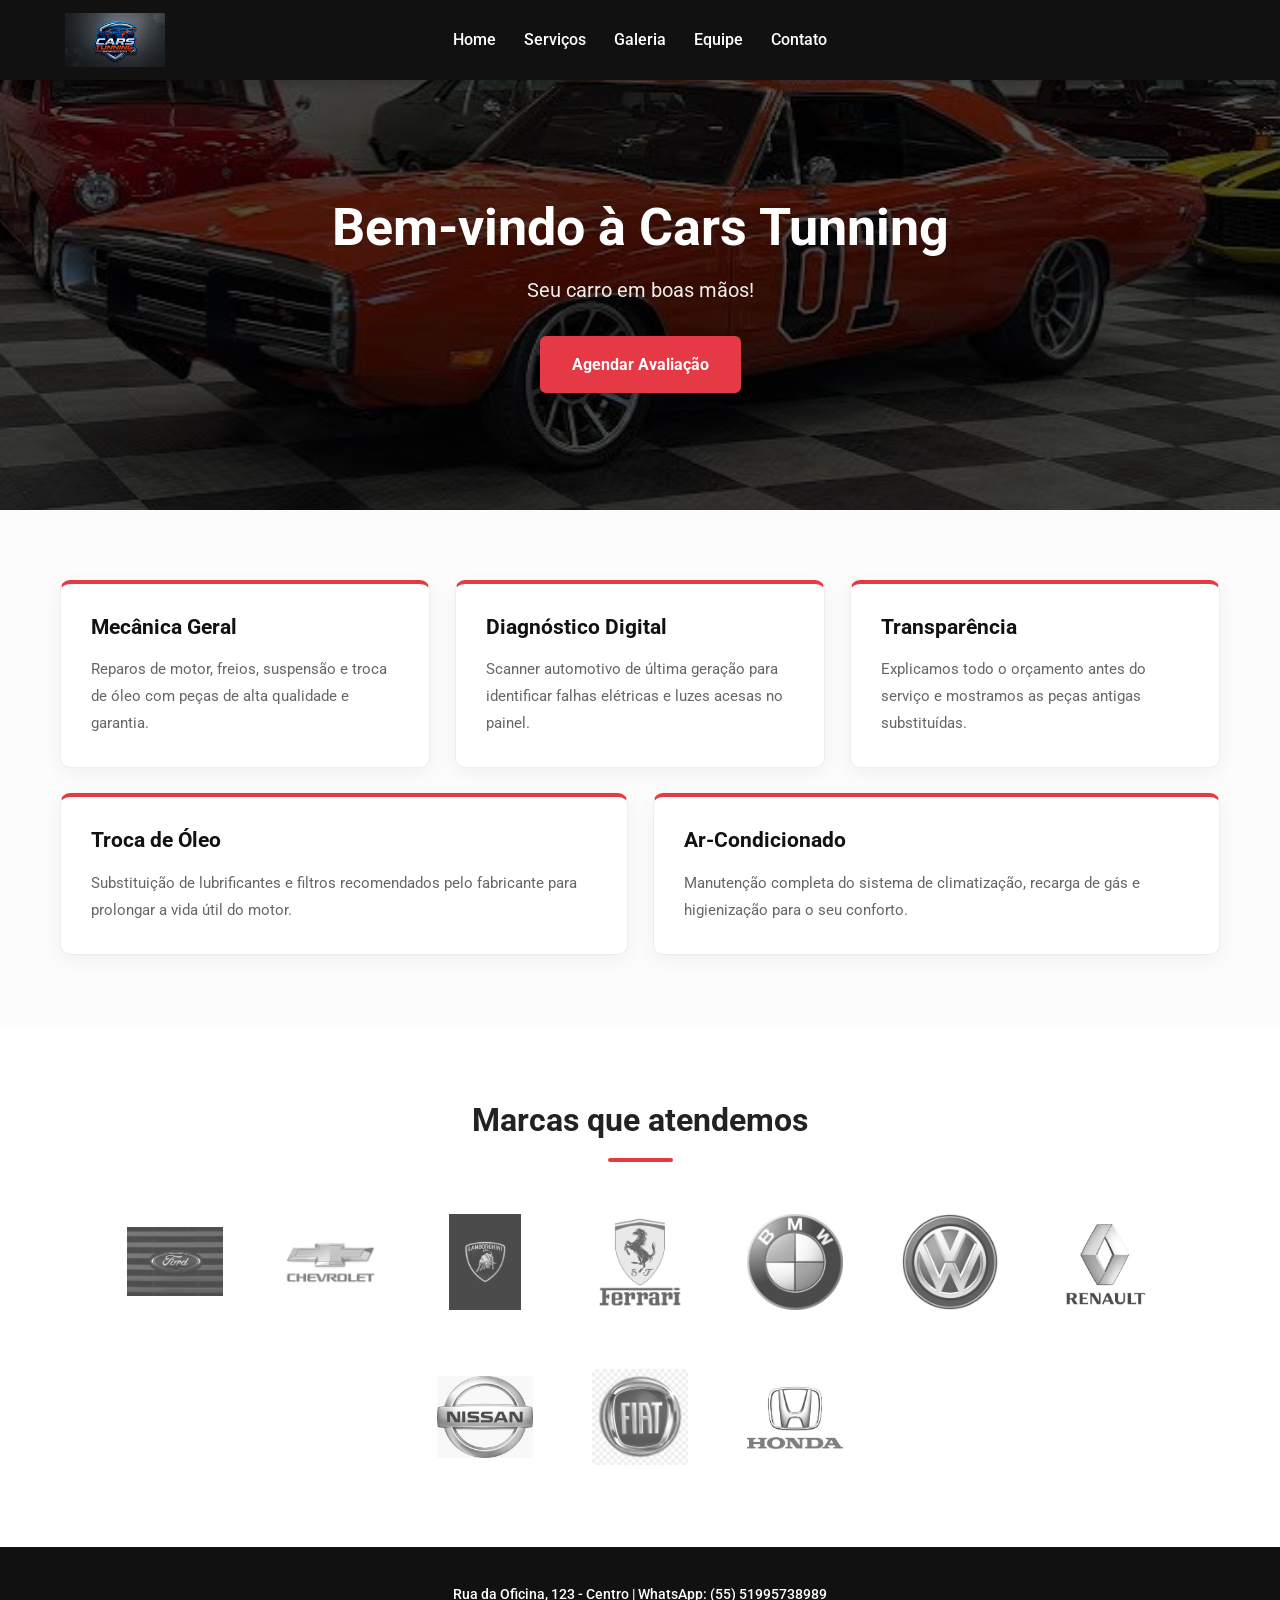
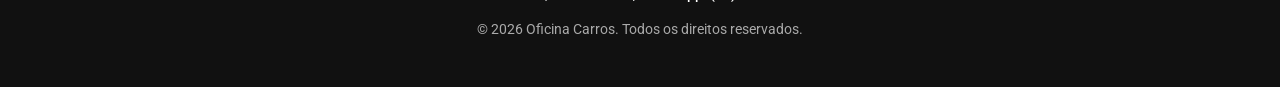
<file: index.html>
<!DOCTYPE html>
<html lang="pt-BR">

<head>
    <meta charset="UTF-8">
    <meta name="viewport" content="width=device-width, initial-scale=1.0">
    <title>Oficina Carros</title>
    <!-- Link do Google Fonts corrigido para carregar a fonte Roboto -->
    <link rel="preconnect" href="https://fonts.googleapis.com">
    <link rel="preconnect" href="https://fonts.gstatic.com" crossorigin>
    <link href="https://fonts.googleapis.com/css2?family=Roboto:wght@400;700&display=swap" rel="stylesheet">
    
    <link rel="stylesheet" href="styles/index.css">
</head>

<body>
    <header>
        <nav class="navegacao">
            <a href="index.html" class="logonav">
                <img src="assets/logo.jpg" alt="Logo Cars Tunning">
            </a>
            <ul class="menu">
                <li><a href="index.html">Home</a></li>
                <li><a href="servicos.html">Serviços</a></li>
                <li><a href="galeria .html">Galeria</a></li>
                <li><a href="equipe.html">Equipe</a></li>
                <li><a href="contato.html">Contato</a></li>
            </ul>
        </nav>
    </header>

    <section class="banner">
        <div class="conteudo_banner">
            <h1>Bem-vindo à Cars Tunning</h1>
            <p>Seu carro em boas mãos!</p>
            <a href="https://wa.me" target="_blank" class="botao">Agendar Avaliação</a>
        </div>
    </section>

    <section class="detalhe">
        <div class="container_detalhes">
            <div class="bloco_detalhe">
                <h3>Mecânica Geral</h3>
                <p>Reparos de motor, freios, suspensão e troca de óleo com peças de alta qualidade e garantia.</p>
            </div>

            <div class="bloco_detalhe">
                <h3>Diagnóstico Digital</h3>
                <p>Scanner automotivo de última geração para identificar falhas elétricas e luzes acesas no painel.</p>
            </div>

            <div class="bloco_detalhe">
                <h3>Transparência</h3>
                <p>Explicamos todo o orçamento antes do serviço e mostramos as peças antigas substituídas.</p>
            </div>
                
            <div class="bloco_detalhe">
                <h3>Troca de Óleo</h3>
                <p>Substituição de lubrificantes e filtros recomendados pelo fabricante para prolongar a vida útil do motor.</p>
            </div>

            <div class="bloco_detalhe">
                <h3>Ar-Condicionado</h3>
                <p>Manutenção completa do sistema de climatização, recarga de gás e higienização para o seu conforto.</p>
            </div>
        </div>
    </section>

    <section class="cards">
        <div class="marcas">
            <h2>Marcas que atendemos</h2>
            <div class="container_marcas">
                <div class="card_marca">
                    <img src="assets/ford.jpg" alt="Ford">
                </div>
                <div class="card_marca">
                    <img src="assets/chevrolet.jpg" alt="Chevrolet">
                </div>
                <div class="card_marca">
                    <img src="assets/lamborghini.jpg" alt="Lamborghini">
                </div>
                <div class="card_marca">
                    <img src="assets/ferrari.png" alt="Ferrari">
                </div>
                <div class="card_marca">
                    <img src="assets/bmw.jpg" alt="BMW">
                </div>
                <div class="card_marca">
                    <img src="assets/volkswagen.jpg" alt="Volkswagen">
                </div>
                <div class="card_marca">
                    <img src="assets/renault.jpg" alt="Renault">
                </div>
                <div class="card_marca">
                    <img src="assets/nissan.jpg" alt="Nissan">
                </div>
                <div class="card_marca">
                    <img src="assets/fiat.jpg" alt="Fiat">
                </div>
                <div class="card_marca">
                    <img src="assets/honda.jpg" alt="Honda">
                </div>
            </div>
        </div>
    </section>

    <footer>
        <div class="rodape_conteudo">
            <p>Rua da Oficina, 123 - Centro | WhatsApp: (55) 51995738989</p>
            <p>© 2026 Oficina Carros. Todos os direitos reservados.</p>
        </div>
    </footer>

</body>

</html>
</file>
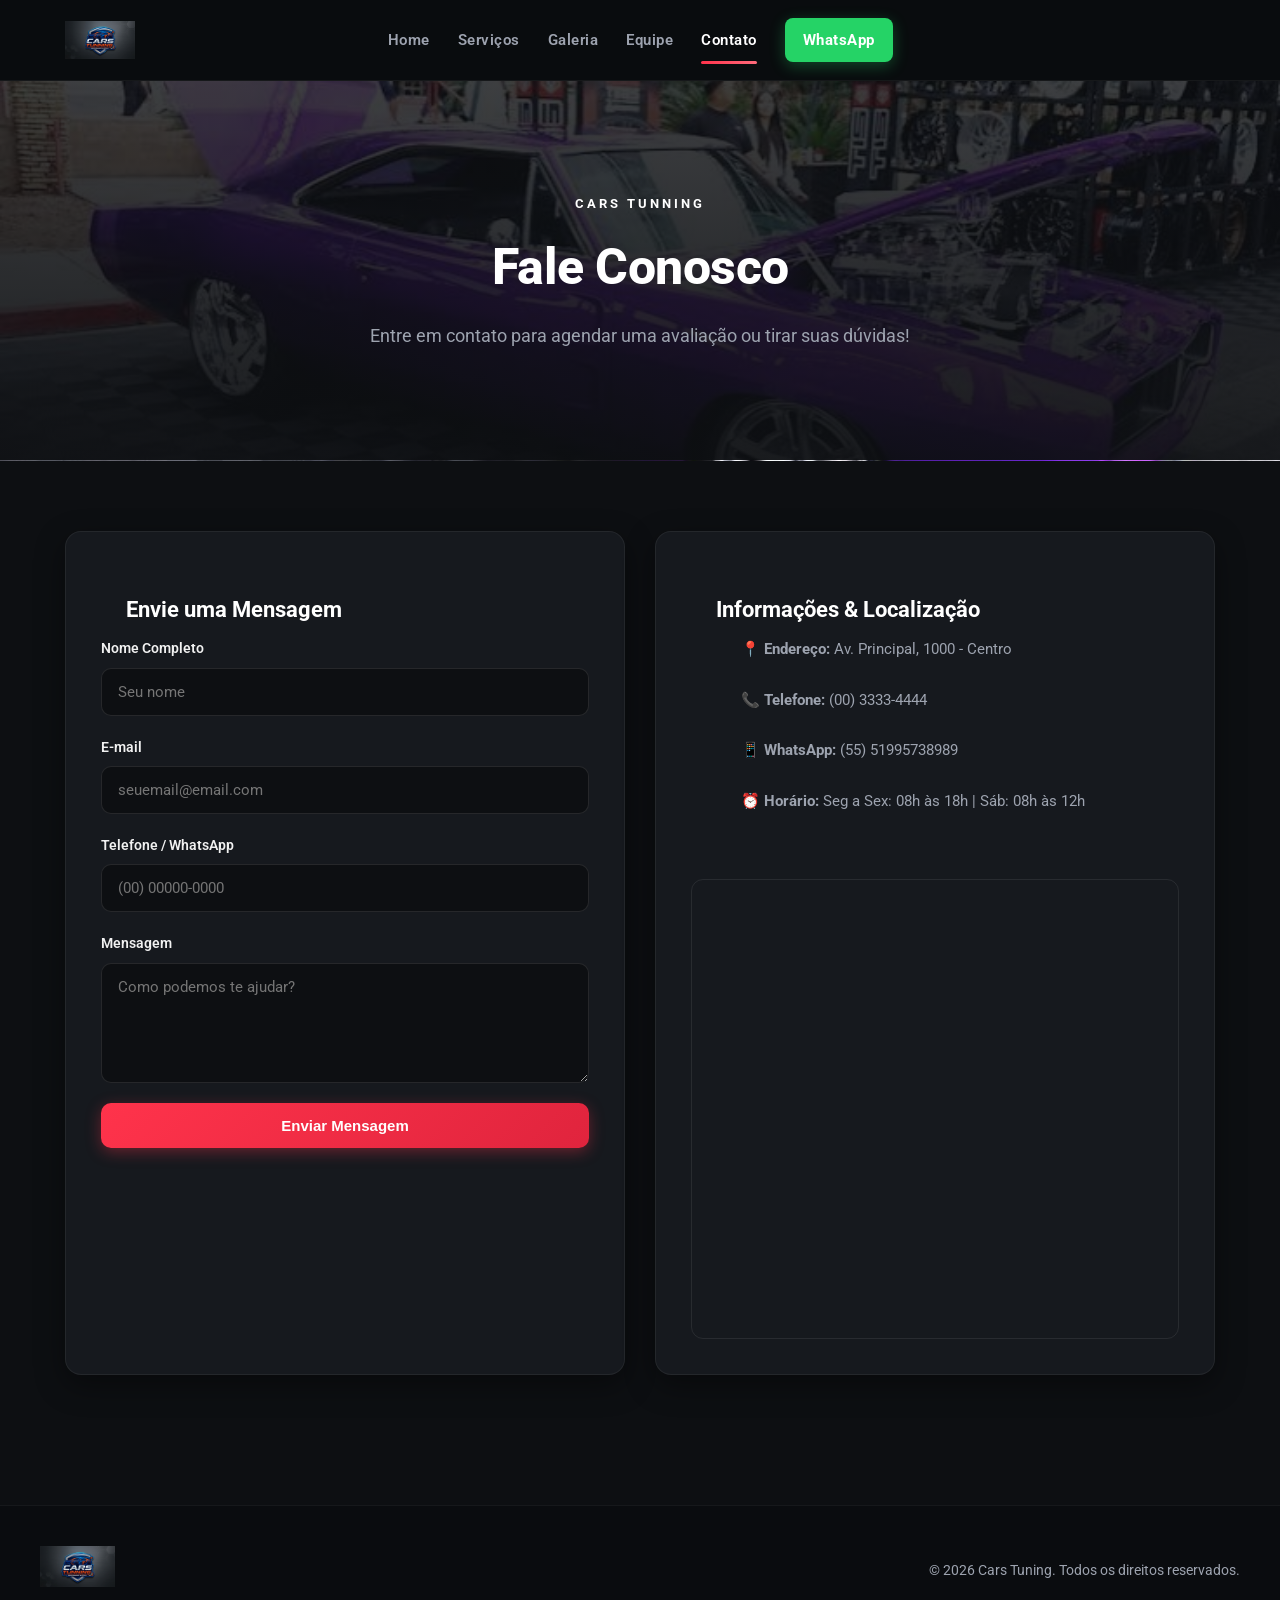
<file: contato.html>
<!DOCTYPE html>
<html lang="pt-BR">

<head>
    <meta charset="UTF-8">
    <meta name="viewport" content="width=device-width, initial-scale=1.0">
    <title>Contato - Cars Tuning</title>
    <link rel="stylesheet" href="styles/contato.css"> <!-- Certifique-se de usar o nome correto do seu CSS -->

     <!-- Google Fonts -->
    <link rel="preconnect" href="https://fonts.googleapis.com">
    <link rel="preconnect" href="https://fonts.gstatic.com" crossorigin>
    <link href="https://fonts.googleapis.com/css2?family=Roboto:wght@400;500;700&display=swap" rel="stylesheet">
</head>

<body>

    <!-- NAVBAR -->
    <header>
        <nav class="navegacao">
            <a href="index.html" class="logonav">
                <img src="assets/logo.jpg" alt="Logo Cars Tuning">
            </a>

            <ul class="menu">
                <li><a href="index.html">Home</a></li>
                <li><a href="servicos.html">Serviços</a></li>
                <li><a href="galeria .html">Galeria</a></li>
                <li><a href="equipe.html">Equipe</a></li>
                <li><a href="contato.html" aria-current="page">Contato</a></li>

                <!-- Novo Botão do WhatsApp -->
    <li>
        <a href="https://wa.me/5551995738989?text=Olá!%20Gostaria%20de%20saber%20mais%20sobre%20os%20serviços." target="_blank" class="btn-whatsapp">
        WhatsApp
        </a>
    </li>
</ul>
            </ul>
        </nav>
    </header>

    <!-- BANNER DA PÁGINA -->
    <section class="banner">
        <div class="conteudo_banner">

             <span class="subtitulo">CARS TUNNING</span>
            <h1>Fale Conosco</h1>
            <p>Entre em contato para agendar uma avaliação ou tirar suas dúvidas!</p>
        </div>
    </section>

    <!-- ÁREA PRINCIPAL DE CONTATO -->
    <main class="conteiner_contato">

        <!-- FORMULÁRIO DE CONTATO -->
        <section class="caixa_contato">
            <h2>Envie uma Mensagem</h2>
            <form action="#" method="POST" class="formulario">
                <div class="campo">
                    <label for="nome">Nome Completo</label>
                    <input type="text" id="nome" name="nome" placeholder="Seu nome" required>
                </div>

                <div class="campo">
                    <label for="email">E-mail</label>
                    <input type="email" id="email" name="email" placeholder="seuemail@email.com" required>
                </div>

                <div class="campo">
                    <label for="telefone">Telefone / WhatsApp</label>
                    <input type="tel" id="telefone" name="telefone" placeholder="(00) 00000-0000">
                </div>

                <div class="campo">
                    <label for="mensagem">Mensagem</label>
                    <textarea id="mensagem" name="mensagem" rows="5" placeholder="Como podemos te ajudar?"
                        required></textarea>
                </div>

                <button type="submit" class="botao">Enviar Mensagem</button>
            </form>
        </section>

        <!-- INFORMAÇÕES DE ATENDIMENTO E MAPA -->
        <section class="caixa_contato">
            <h2>Informações & Localização</h2>

            <div class="info_item">
                <p><strong>📍 Endereço:</strong> Av. Principal, 1000 - Centro</p>
                <p><strong>📞 Telefone:</strong> (00) 3333-4444</p>
                <p><strong>📱 WhatsApp:</strong> (55) 51995738989</p>
                <p><strong>⏰ Horário:</strong> Seg a Sex: 08h às 18h | Sáb: 08h às 12h</p>
            </div>

            <!-- MAPA INTEGRADO (GOOGLE MAPS) -->
            <div class="mapa_container">
                <iframe
                    src="https://www.google.com/maps/embed?pb=!1m18!1m12!1m3!1d3467.424245596586!2d-50.78091882287873!3d-29.649461201662607!2m3!1f0!2f0!3f0!3m2!1i1024!2i768!4f13.1!3m3!1m2!1s0x951918de2dc0f52d%3A0xdf0dd58b28e22cfc!2sSenac%20Taquara!5e0!3m2!1spt-BR!2sbr!4v1792625631720!5m2!1spt-BR!2sbr"
                    width="600" height="450" style="border:0;" allowfullscreen="" loading="lazy"
                    referrerpolicy="strict-origin-when-cross-origin">

                </iframe>
            </div>
        </section>

    </main>

    <!-- RODAPÉ -->
    <footer>
        <div class="footer">
            <a href="index.html">
                <img src="assets/logo.jpg" alt="Logo Cars Tuning">
            </a>
            <p>&copy; 2026 Cars Tuning. Todos os direitos reservados.</p>
        </div>
    </footer>

</body>

</html>
</file>
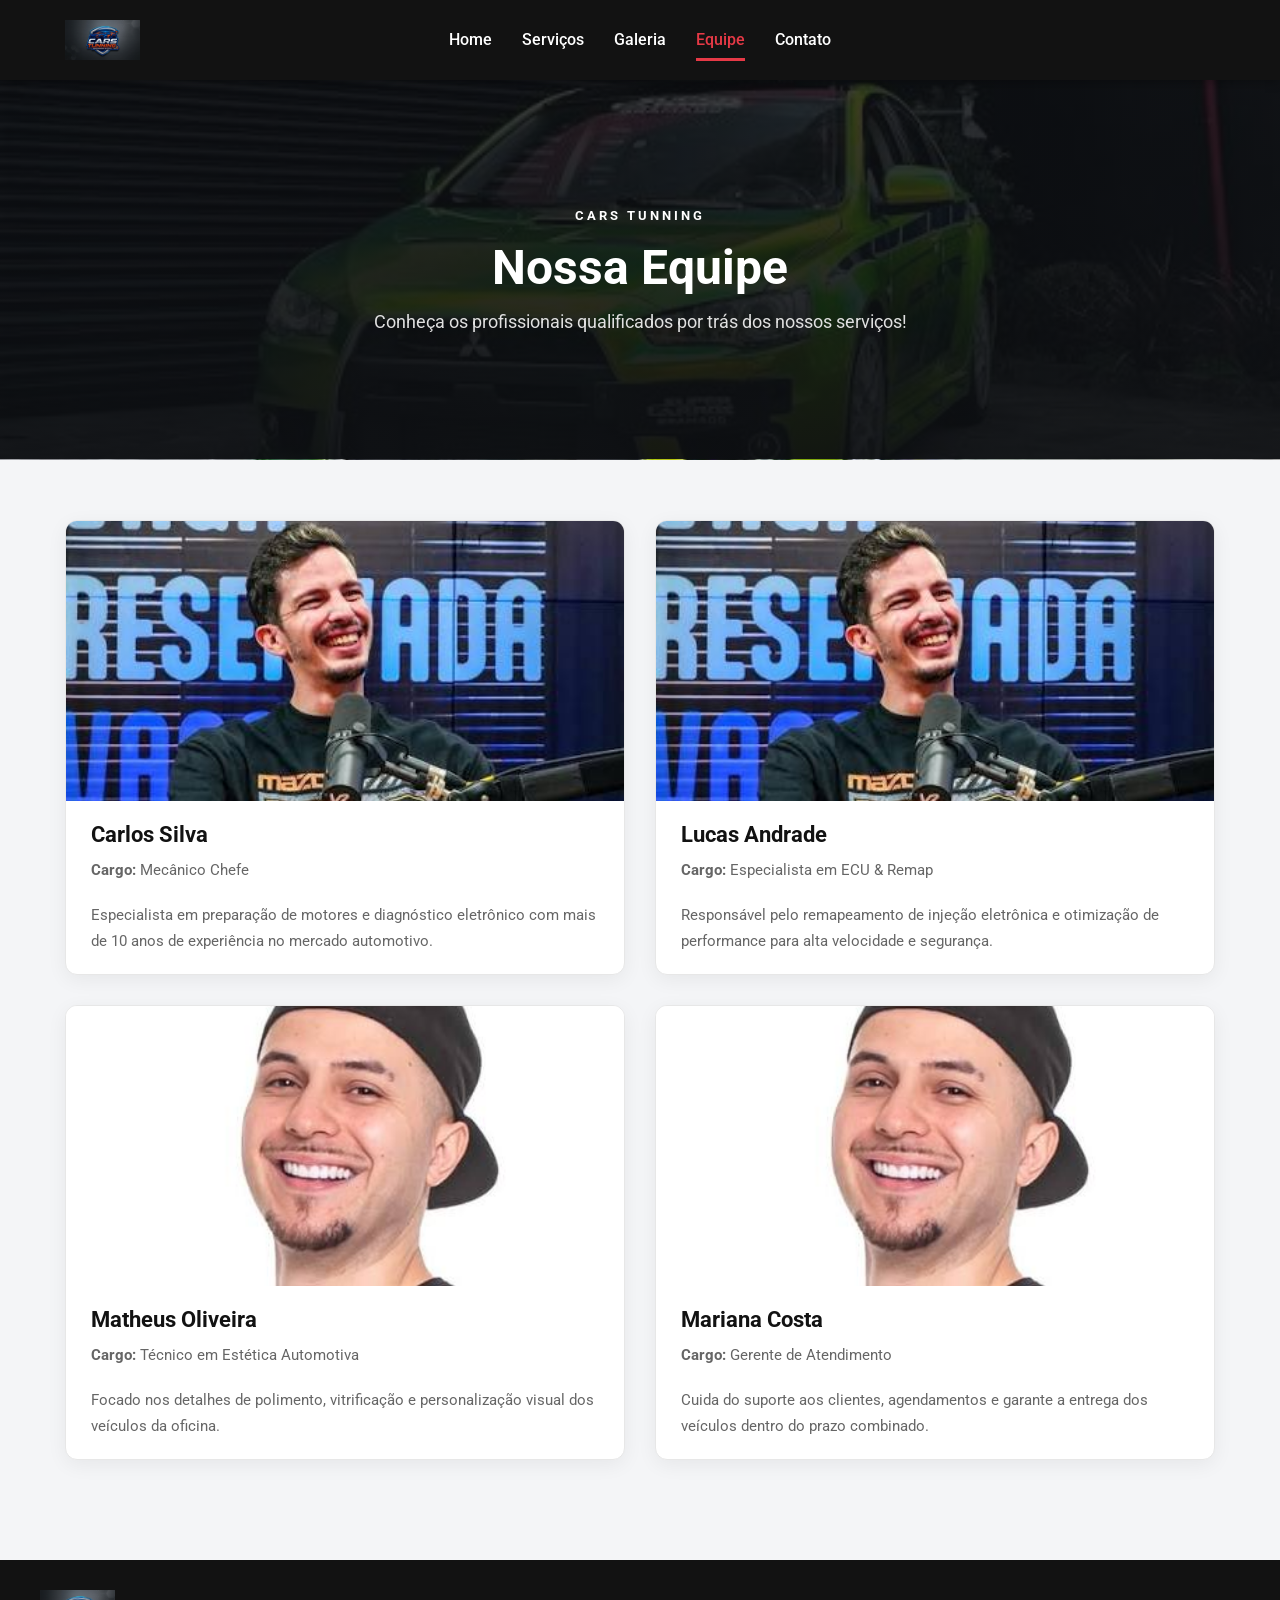
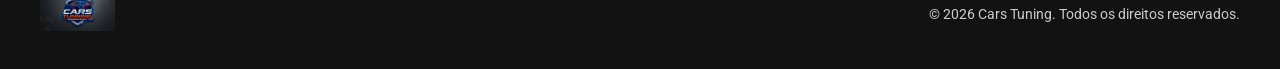
<file: equipe.html>
<!DOCTYPE html>
<html lang="pt-BR">
<head>
    <meta charset="UTF-8">
    <meta name="viewport" content="width=device-width, initial-scale=1.0">
    <title>Nossa Equipe - Cars Tuning</title>
    <link rel="stylesheet" href="styles/equipe.css">

<!-- Importação da fonte Roboto do Google Fonts -->
<link rel="preconnect" href="https://fonts.googleapis.com">
<link rel="preconnect" href="https://fonts.gstatic.com" crossorigin>
<link href="https://fonts.googleapis.com/css2?family=Roboto:wght@400;500;700&display=swap" rel="stylesheet">

</head>
<body>

    <!-- NAVBAR -->
    <header>
        <nav class="navegacao">
            <a href="index.html" class="logonav">
                <img src="assets/logo.jpg" alt="Logo Cars Tuning">
            </a>

            <ul class="menu">
                <li><a href="index.html">Home</a></li>
                <li><a href="servicos.html">Serviços</a></li>
                <li><a href="galeria .html">Galeria</a></li>
                <li><a href="equipe.html" aria-current="page">Equipe</a></li>
                <li><a href="contato.html">Contato</a></li>
            </ul>
        </nav>
    </header>

    <!-- BANNER DA PÁGINA -->
    <section class="banner">
        <div class="conteudo_banner">

             <span class="subtitulo">CARS TUNNING</span>
            <h1>Nossa Equipe</h1>
            <p>Conheça os profissionais qualificados por trás dos nossos serviços!</p>
        </div>
    </section>

    <!-- SEÇÃO DOS TRABALHADORES DA EQUIPE -->
    <main class="conteiner_principal">

        <!-- Membro 1 -->
        <article class="card_service">
            <img src="assets/ricardinho.jpg" alt="Foto do Mecânico Chefe">
            <h2>Carlos Silva</h2>
            <p><strong>Cargo:</strong> Mecânico Chefe</p>
            <p>Especialista em preparação de motores e diagnóstico eletrônico com mais de 10 anos de experiência no mercado automotivo.</p>
        </article>

        <!-- Membro 2 -->
        <article class="card_service">
            <img src="assets/ricardinho.jpg" alt="Foto do Especialista em Remap">
            <h2>Lucas Andrade</h2>
            <p><strong>Cargo:</strong> Especialista em ECU & Remap</p>
            <p>Responsável pelo remapeamento de injeção eletrônica e otimização de performance para alta velocidade e segurança.</p>
        </article>

        <!-- Membro 3 -->
        <article class="card_service">
            <img src="assets/michel elias.jpg" alt="Foto do Técnico de Estética">
            <h2>Matheus Oliveira</h2>
            <p><strong>Cargo:</strong> Técnico em Estética Automotiva</p>
            <p>Focado nos detalhes de polimento, vitrificação e personalização visual dos veículos da oficina.</p>
        </article>

        <!-- Membro 4 -->
        <article class="card_service">
            <img src="assets/michel elias.jpg" alt="Foto do Atendimento">
            <h2>Mariana Costa</h2>
            <p><strong>Cargo:</strong> Gerente de Atendimento</p>
            <p>Cuida do suporte aos clientes, agendamentos e garante a entrega dos veículos dentro do prazo combinado.</p>
        </article>

    </main>

    <!-- RODAPÉ -->
    <footer>
        <div class="footer">
            <a href="index.html">
                <img src="assets/logo.jpg" alt="Logo Cars Tuning">
            </a>
            <p>&copy; 2026 Cars Tuning. Todos os direitos reservados.</p>
        </div>
    </footer>

</body>
</html>
</file>
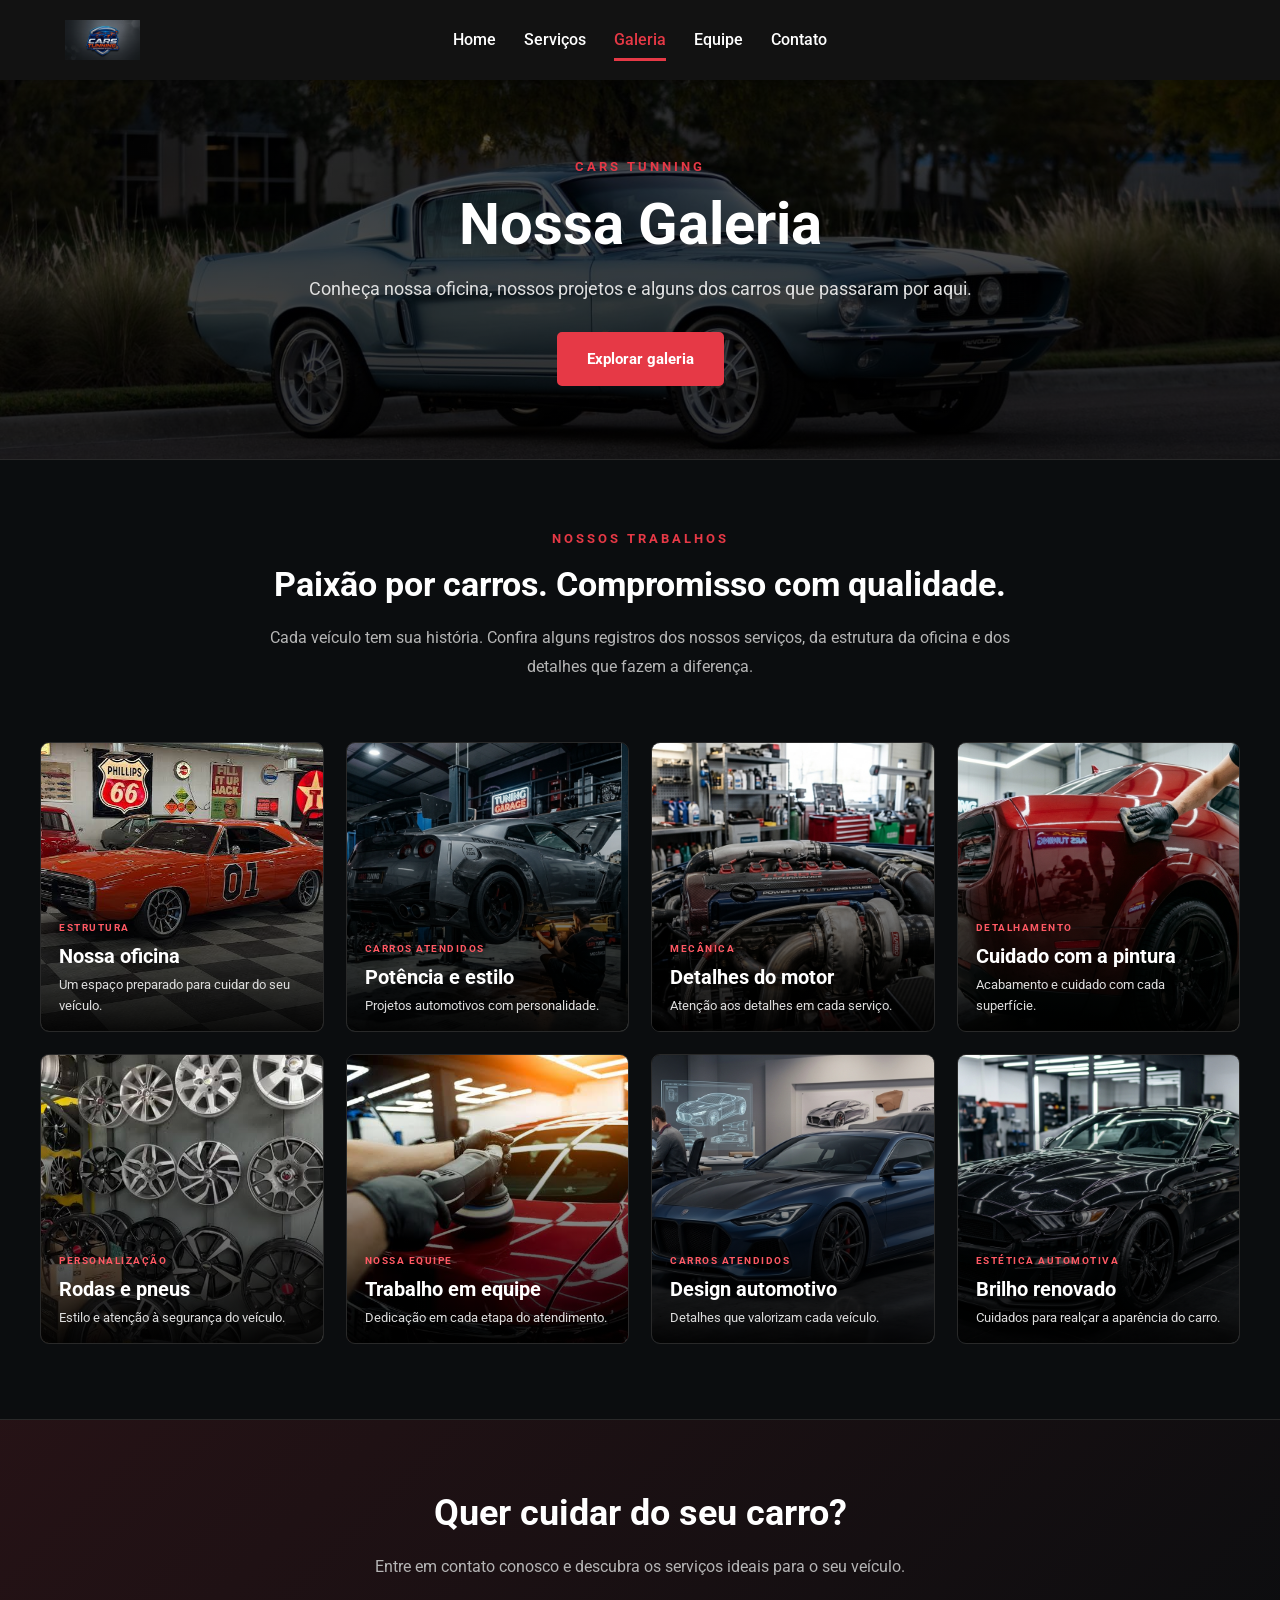
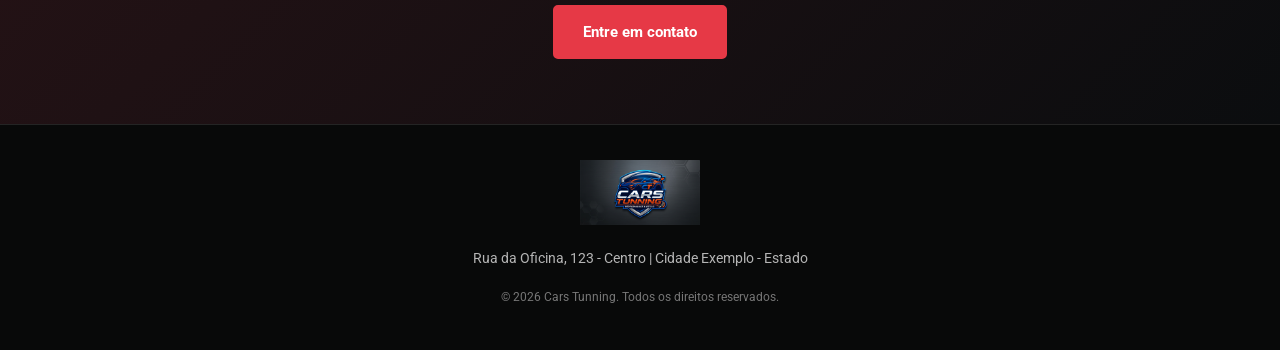
<file: galeria .html>
<!DOCTYPE html>
<html lang="pt-BR">

<head>
    <meta charset="UTF-8">
    <meta name="viewport" content="width=device-width, initial-scale=1.0">

    <title>Galeria | Cars Tunning</title>

    <!-- Google Fonts -->
    <link rel="preconnect" href="https://fonts.googleapis.com">
    <link rel="preconnect" href="https://fonts.gstatic.com" crossorigin>
    <link href="https://fonts.googleapis.com/css2?family=Roboto:wght@400;500;700&display=swap" rel="stylesheet">

    <!-- CSS -->
    <link rel="stylesheet" href="styles/galeria.css">
</head>

<body>

    <!-- NAVBAR -->
    <header>
        <nav class="navegacao">

            <a href="index.html" class="logonav">
                <img src="assets/logo.jpg" alt="Logo Cars Tunning">
            </a>

            <ul class="menu">
                <li><a href="index.html">Home</a></li>
                <li><a href="servicos.html">Serviços</a></li>
                <li><a href="galeria.html" aria-current="page">Galeria</a></li>
                <li><a href="equipe.html">Equipe</a></li>
                <li><a href="contato.html">Contato</a></li>
            </ul>

        </nav>
    </header>

    <main>

        <!-- BANNER -->
        <section class="banner">
            <div class="conteudo_banner">
                <span class="subtitulo">CARS TUNNING</span>

                <h1>Nossa Galeria</h1>

                <p>
                    Conheça nossa oficina, nossos projetos e alguns
                    dos carros que passaram por aqui.
                </p>

                <a href="#galeria" class="botao">
                    Explorar galeria
                </a>
            </div>
        </section>

        <!-- INTRODUÇÃO -->
        <section class="introducao">
            <span class="etiqueta">NOSSOS TRABALHOS</span>

            <h2>Paixão por carros. Compromisso com qualidade.</h2>

            <p>
                Cada veículo tem sua história. Confira alguns registros
                dos nossos serviços, da estrutura da oficina e dos
                detalhes que fazem a diferença.
            </p>
        </section>

        <!-- GALERIA -->
        <section class="galeria" id="galeria">

            <div class="galeria_grid">

                <!-- FOTO 1 -->
                <article class="card_galeria">
                    <img src="assets/general.jpg" alt="Vista da oficina Cars Tunning" loading="lazy">

                    <div class="info_galeria">
                        <span>ESTRUTURA</span>
                        <h3>Nossa oficina</h3>
                        <p>Um espaço preparado para cuidar do seu veículo.</p>
                    </div>
                </article>

                <!-- FOTO 2 -->
                <article class="card_galeria">
                    <img src="assets/estiloso.jpg" alt="Carro esportivo atendido na oficina"
                        loading="lazy">

                    <div class="info_galeria">
                        <span>CARROS ATENDIDOS</span>
                        <h3>Potência e estilo</h3>
                        <p>Projetos automotivos com personalidade.</p>
                    </div>
                </article>

                <!-- FOTO 3 -->
                <article class="card_galeria">
                    <img src="assets/motor.jpg" alt="Motor de veículo durante manutenção" loading="lazy">

                    <div class="info_galeria">
                        <span>MECÂNICA</span>
                        <h3>Detalhes do motor</h3>
                        <p>Atenção aos detalhes em cada serviço.</p>
                    </div>
                </article>

                <!-- FOTO 4 -->
                <article class="card_galeria">
                    <img src="assets/pintura.jpg" alt="Profissional realizando detalhamento automotivo"
                        loading="lazy">

                    <div class="info_galeria">
                        <span>DETALHAMENTO</span>
                        <h3>Cuidado com a pintura</h3>
                        <p>Acabamento e cuidado com cada superfície.</p>
                    </div>
                </article>

                <!-- FOTO 5 -->
                <article class="card_galeria">
                    <img src="assets/rodas.jpg" alt="Rodas esportivas de um veículo" loading="lazy">

                    <div class="info_galeria">
                        <span>PERSONALIZAÇÃO</span>
                        <h3>Rodas e pneus</h3>
                        <p>Estilo e atenção à segurança do veículo.</p>
                    </div>
                </article>

                <!-- FOTO 6 -->
                <article class="card_galeria">
                    <img src="assets/estetica.jpg" alt="Equipe trabalhando na oficina automotiva" loading="lazy">

                    <div class="info_galeria">
                        <span>NOSSA EQUIPE</span>
                        <h3>Trabalho em equipe</h3>
                        <p>Dedicação em cada etapa do atendimento.</p>
                    </div>
                </article>

                <!-- FOTO 7 -->
                <article class="card_galeria">
                    <img src="assets/design automotivo.jpg" alt="Detalhe frontal de carro esportivo" loading="lazy">

                    <div class="info_galeria">
                        <span>CARROS ATENDIDOS</span>
                        <h3>Design automotivo</h3>
                        <p>Detalhes que valorizam cada veículo.</p>
                    </div>
                </article>

                <!-- FOTO 8 -->
                <article class="card_galeria">
                    <img src="assets/brilho.jpg" alt="Polimento da pintura de um automóvel" loading="lazy">

                    <div class="info_galeria">
                        <span>ESTÉTICA AUTOMOTIVA</span>
                        <h3>Brilho renovado</h3>
                        <p>Cuidados para realçar a aparência do carro.</p>
                    </div>
                </article>

            </div>
        </section>

        <!-- CHAMADA PARA CONTATO -->
        <section class="chamada">
            <div class="conteudo_chamada">
                <h2>Quer cuidar do seu carro?</h2>

                <p>
                    Entre em contato conosco e descubra os serviços
                    ideais para o seu veículo.
                </p>

                <a href="contato.html" class="botao">
                    Entre em contato
                </a>
            </div>
        </section>

    </main>

    <!-- RODAPÉ -->
    <footer>
        <div class="rodape_conteudo">

            <a href="index.html" class="logo_rodape">
                <img src="assets/logo.jpg" alt="Cars Tunning">
            </a>

            <p>Rua da Oficina, 123 - Centro | Cidade Exemplo - Estado</p>

            <p class="copyright">
                © 2026 Cars Tunning. Todos os direitos reservados.
            </p>

        </div>
    </footer>

</body>

</html>
</file>
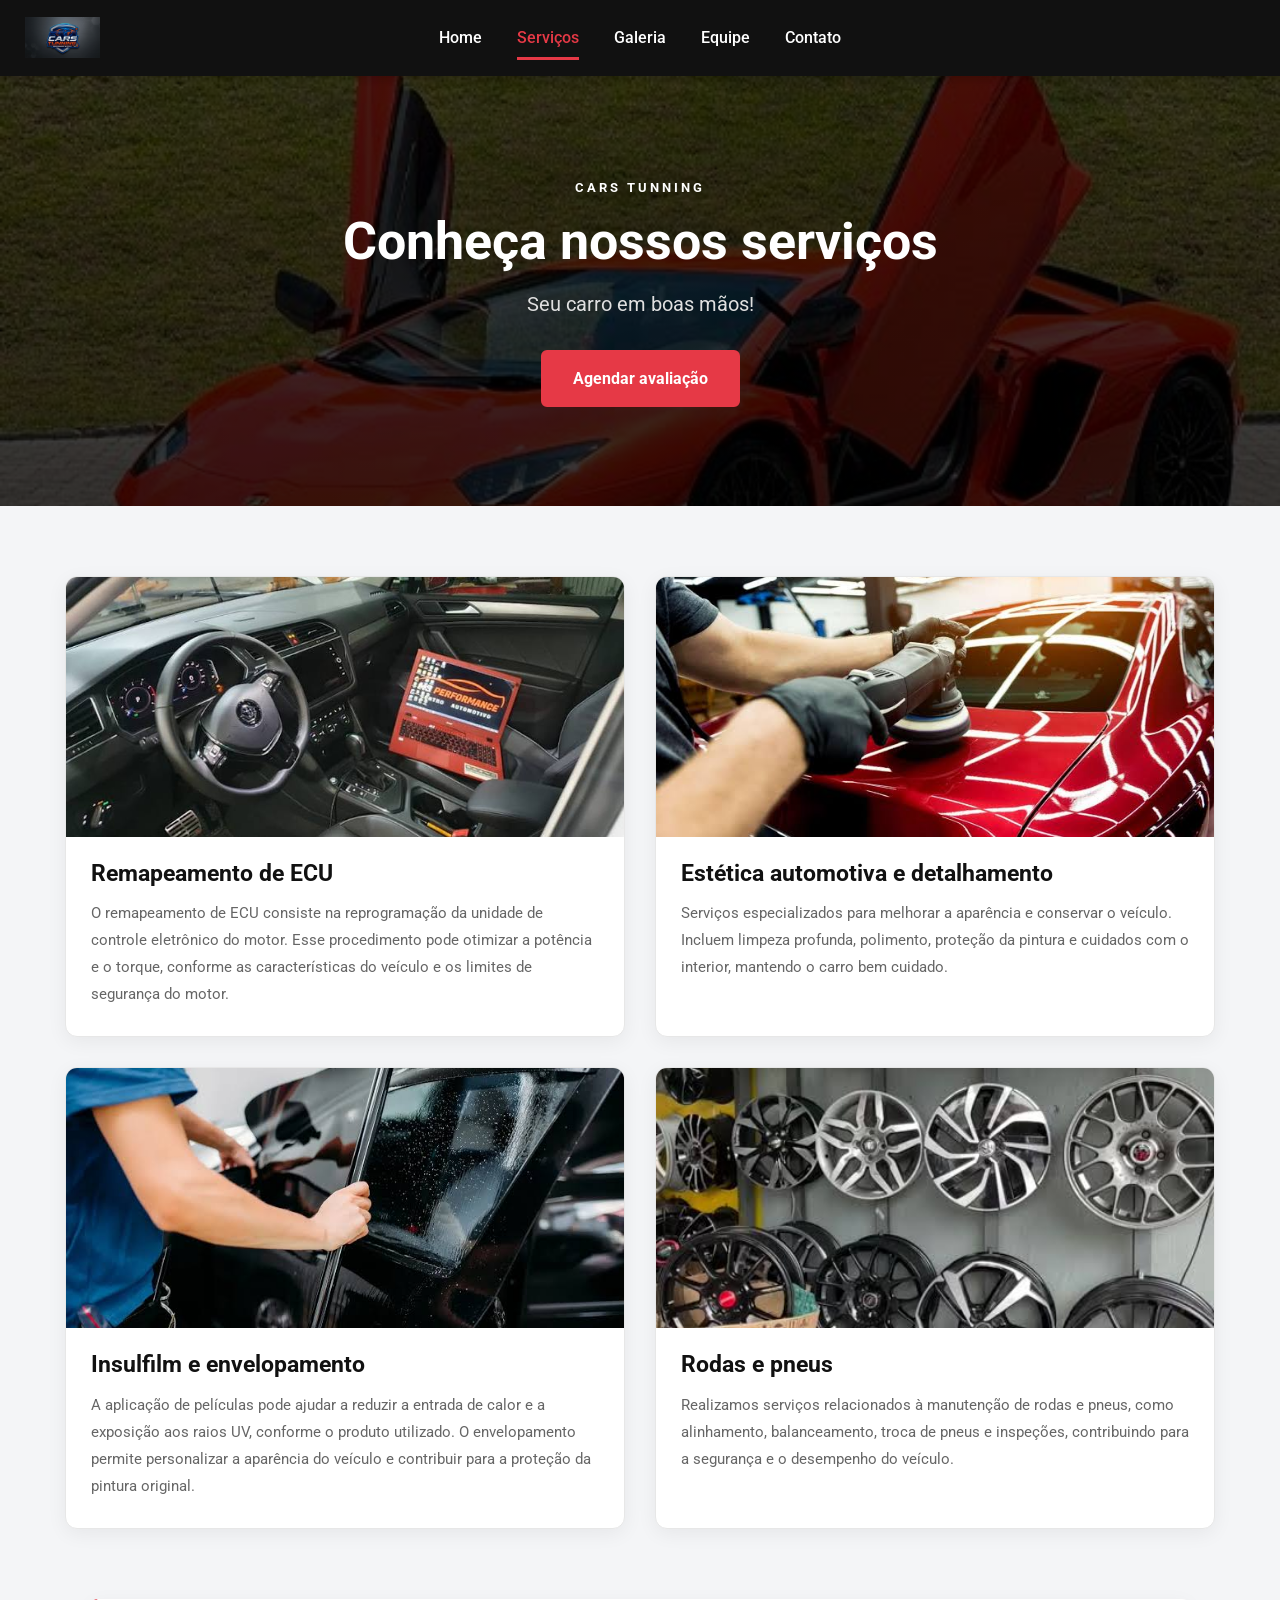
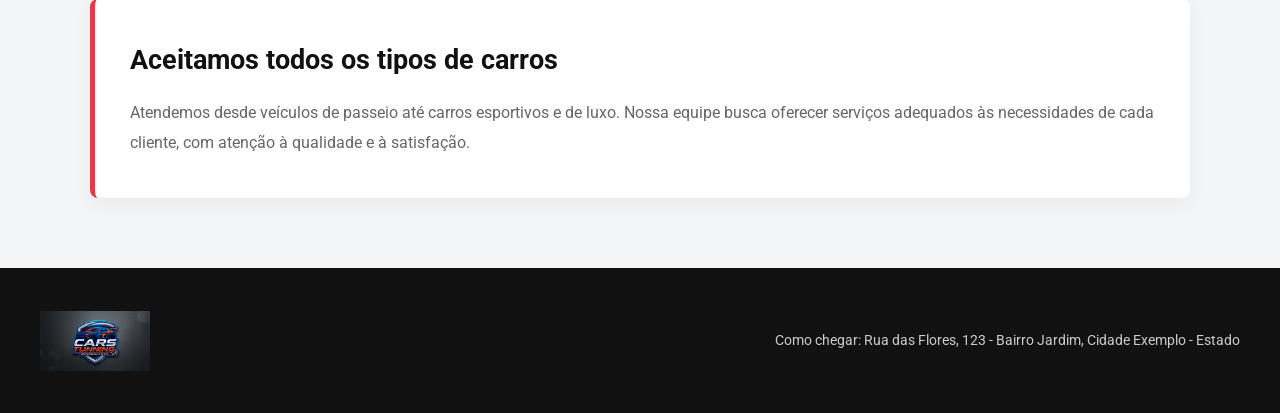
<file: servicos.html>
<!DOCTYPE html>
<html lang="pt-BR">

<head>
    <meta charset="UTF-8">
    <meta name="viewport" content="width=device-width, initial-scale=1.0">

    <title>Serviços | Oficina Carros</title>

    <!-- Fonte Roboto -->
    <link rel="preconnect" href="https://fonts.googleapis.com">
    <link rel="preconnect" href="https://fonts.gstatic.com" crossorigin>
    <link
        href="https://fonts.googleapis.com/css2?family=Roboto:wght@400;500;700&display=swap"
        rel="stylesheet"
    >

    <!-- CSS da página -->
    <link rel="stylesheet" href="styles/servicos.css">
</head>

<body>

    <header>
        <nav class="navegacao" aria-label="Menu principal">
            
             <a href="index.html" class="logonav">
                <img src="assets/logo.jpg" alt="Logo Cars Tuning">
            </a>



            <ul class="menu">
                <li><a href="index.html">Home</a></li>
                <li><a href="servicos.html" aria-current="page">Serviços</a></li>
                <li><a href="galeria .html">Galeria</a></li>
                <li><a href="equipe.html">Equipe</a></li>
                <li><a href="contato.html">Contato</a></li>
            </ul>
        </nav>
    </header>

    <main>

        <!-- Banner principal -->
        <section class="banner">
            <div class="conteudo_banner">
                 <span class="subtitulo">CARS TUNNING</span>
                <h1>Conheça nossos serviços</h1>
                <p>Seu carro em boas mãos!</p>

                <a
                    href="contato.html"
                    class="botao"
                    aria-label="Entre em contato para agendar uma avaliação"
                >
                    Agendar avaliação
                </a>
            </div>
        </section>

        <!-- Lista de serviços -->
        <section aria-label="Serviços automotivos">
            <div class="conteiner_principal">

                <article class="card_service">
                    <img
                        src="assets/ECU.jpg"
                        alt="Equipamentos utilizados no remapeamento de ECU"
                        loading="lazy"
                    >

                    <h2>Remapeamento de ECU</h2>

                    <p>
                        O remapeamento de ECU consiste na reprogramação
                        da unidade de controle eletrônico do motor.
                        Esse procedimento pode otimizar a potência e o
                        torque, conforme as características do veículo
                        e os limites de segurança do motor.
                    </p>
                </article>

                <article class="card_service">
                    <img
                        src="assets/estetica.jpg"
                        alt="Serviço de estética e detalhamento automotivo"
                        loading="lazy"
                    >

                    <h2>Estética automotiva e detalhamento</h2>

                    <p>
                        Serviços especializados para melhorar a aparência
                        e conservar o veículo. Incluem limpeza profunda,
                        polimento, proteção da pintura e cuidados com
                        o interior, mantendo o carro bem cuidado.
                    </p>
                </article>

                <article class="card_service">
                    <img
                        src="assets/insulfilm.jpg"
                        alt="Aplicação de película automotiva nos vidros"
                        loading="lazy"
                    >

                    <h2>Insulfilm e envelopamento</h2>

                    <p>
                        A aplicação de películas pode ajudar a reduzir
                        a entrada de calor e a exposição aos raios UV,
                        conforme o produto utilizado. O envelopamento
                        permite personalizar a aparência do veículo
                        e contribuir para a proteção da pintura original.
                    </p>
                </article>

                <article class="card_service">
                    <img
                        src="assets/rodas.jpg"
                        alt="Rodas e pneus automotivos"
                        loading="lazy"
                    >

                    <h2>Rodas e pneus</h2>

                    <p>
                        Realizamos serviços relacionados à manutenção
                        de rodas e pneus, como alinhamento, balanceamento,
                        troca de pneus e inspeções, contribuindo para
                        a segurança e o desempenho do veículo.
                    </p>
                </article>

            </div>

            <!-- Atendimento -->
            <div class="paragrafo">
                <h2>Aceitamos todos os tipos de carros</h2>

                <p>
                    Atendemos desde veículos de passeio até carros
                    esportivos e de luxo. Nossa equipe busca oferecer
                    serviços adequados às necessidades de cada cliente,
                    com atenção à qualidade e à satisfação.
                </p>
            </div>
        </section>

    </main>

    <!-- Rodapé -->
    <footer>
        <div class="footer">

            <a href="index.html" aria-label="Voltar para a página inicial">
                <img src="assets/logo.jpg" alt="Logo da Oficina Carros">
            </a>

            <p>
                Como chegar: Rua das Flores, 123 - Bairro Jardim,
                Cidade Exemplo - Estado
            </p>

        </div>
    </footer>

</body>
</html>
</file>
<file: styles/index.css>
/* ==============================
   CONFIGURAÇÕES GERAIS
============================== */

* {
    margin: 0;
    padding: 0;
    box-sizing: border-box;
}

:root {
    --cor-principal: #e63946;
    --cor-hover: #c1121f;
    --cor-fundo: #fcfcfc;
    --cor-texto: #333333;
    --cor-escura: #111111;
    --cor-branca: #ffffff;
}

html {
    scroll-behavior: smooth;
}

body {
    font-family: 'Roboto', sans-serif;
    background-color: var(--cor-fundo);
    color: var(--cor-texto);
    line-height: 1.6;
}

/* ==============================
   BARRA DE NAVEGAÇÃO
============================== */

header {
    width: 100%;
    background-color: var(--cor-escura);
    position: relative;
    z-index: 100;
    box-shadow: 0 3px 12px rgba(0, 0, 0, 0.2);
}

.navegacao {
    max-width: 1200px;
    min-height: 80px;
    margin: 0 auto;
    padding: 0 25px;

    display: flex;
    align-items: center;
    justify-content: center; /* Centraliza tudo no meio da barra */
    position: relative;      /* Permite posicionar a logo de forma absoluta se quiser */
}

/* Se quiser manter a logo na esquerda e o menu perfeitamente no centro da página */
.logonav {
    position: absolute;
    left: 25px; /* Fixa a logo no canto esquerdo */
}
.logonav img {
    height: 60px;
    width: 100px;
    object-fit: contain;
    display: block;
    transition: transform 0.3s ease;
}

.logonav img:hover {
    transform: scale(1.05);
}

/* MENU */

.menu {
    display: flex;
    align-items: center;
    justify-content: center;
    gap: 28px;
    list-style: none;
    margin: 0;
    padding: 0;
}
.menu li a {
    display: block;
    position: relative;

    padding: 25px 0;

    text-decoration: none;
    color: #ffffff;
    font-size: 16px;
    font-weight: 500;

    transition: color 0.3s ease;
}

/* LINHA VERMELHA ANIMADA */

.menu li a::after {
    content: "";
    position: absolute;
    left: 0;
    bottom: 16px;

    width: 0;
    height: 3px;

    background-color: var(--cor-principal);
    transition: width 0.3s ease;
}

.menu li a:hover {
    color: var(--cor-principal);
}

.menu li a:hover::after {
    width: 100%;
}

/* PÁGINA ATUAL */

.menu li a[aria-current="page"] {
    color: var(--cor-principal);
}

.menu li a[aria-current="page"]::after {
    width: 100%;
}

/* ==============================
   BANNER PRINCIPAL
============================== */

.banner {
    background-image:
        linear-gradient(
            rgba(0, 0, 0, 0.65),
            rgba(0, 0, 0, 0.72)
        ),
        url('../assets/general.jpg');

    background-size: cover;
    background-position: center;
    background-repeat: no-repeat;

    min-height: 430px;
    display: flex;
    justify-content: center;
    align-items: center;
    text-align: center;

    color: #ffffff;
    padding: 60px 20px;
}

.conteudo_banner {
    max-width: 850px;
    animation: aparecer 0.8s ease;
}

.conteudo_banner h1 {
    font-size: clamp(32px, 5vw, 52px);
    margin-bottom: 15px;
    font-weight: 700;
    line-height: 1.2;
}

.conteudo_banner p {
    font-size: 20px;
    margin-bottom: 30px;
    color: #eeeeee;
}

/* ==============================
   BOTÃO DO BANNER
============================== */

.botao {
    display: inline-block;

    padding: 14px 30px;

    background-color: var(--cor-principal);
    color: #ffffff;

    text-decoration: none;
    border: 2px solid var(--cor-principal);
    border-radius: 6px;

    font-size: 16px;
    font-weight: 700;

    transition:
        transform 0.3s ease,
        background-color 0.3s ease,
        box-shadow 0.3s ease;
}

.botao:hover {
    background-color: var(--cor-hover);
    border-color: var(--cor-hover);
    transform: translateY(-3px);
    box-shadow: 0 8px 20px rgba(230, 57, 70, 0.3);
}

/* ==============================
   SEÇÃO DE DETALHES / SERVIÇOS
============================== */

.detalhe {
    padding: 70px 20px;
    max-width: 1200px;
    margin: 0 auto;
}

.container_detalhes {
    display: flex;
    justify-content: center;
    align-items: stretch;
    gap: 25px;
    flex-wrap: wrap;
}

.bloco_detalhe {
    background-color: #ffffff;

    padding: 30px;
    border-radius: 10px;

    width: 320px;
    max-width: 100%;

    border: 1px solid #eeeeee;
    border-top: 4px solid var(--cor-principal);

    box-shadow: 0 5px 20px rgba(0, 0, 0, 0.05);

    transition:
        transform 0.3s ease,
        box-shadow 0.3s ease;

    flex: 1 1 280px;
}

.bloco_detalhe:hover {
    transform: translateY(-7px);
    box-shadow: 0 12px 28px rgba(0, 0, 0, 0.12);
}

.bloco_detalhe h3 {
    font-size: 21px;
    margin-bottom: 15px;
    color: var(--cor-escura);
    line-height: 1.3;
}

.bloco_detalhe p {
    font-size: 15px;
    color: #666666;
    line-height: 1.8;
}

/* ==============================
   MARCAS QUE ATENDEMOS
============================== */

.cards {
    padding: 70px 20px;
    background-color: #ffffff;
    text-align: center;
}

.marcas h2 {
    font-size: 32px;
    color: #222222;
    margin-bottom: 40px;
    position: relative;
}

.marcas h2::after {
    content: "";
    display: block;

    width: 65px;
    height: 4px;

    background-color: var(--cor-principal);
    border-radius: 5px;

    margin: 12px auto 0;
}

.container_marcas {
    display: flex;
    justify-content: center;
    align-items: center;

    gap: 35px;
    flex-wrap: wrap;

    max-width: 1200px;
    margin: 0 auto;
}

.card_marca {
    width: 120px;
    height: 120px;

    display: flex;
    justify-content: center;
    align-items: center;

    padding: 12px;

    filter: grayscale(100%);
    opacity: 0.7;

    transition:
        filter 0.3s ease,
        opacity 0.3s ease,
        transform 0.3s ease;
}

.card_marca img {
    max-width: 100%;
    max-height: 100%;
    width: 100%;
    height: 100%;

    object-fit: contain;
}

.card_marca:hover {
    filter: grayscale(0%);
    opacity: 1;
    transform: scale(1.1);
}

/* ==============================
   RODAPÉ
============================== */

footer {
    background-color: #111111;
    color: #aaaaaa;

    padding: 35px 20px;
    text-align: center;

    font-size: 14px;
    margin-top: 0;
}

.rodape_conteudo {
    max-width: 1200px;
    margin: 0 auto;
}

.rodape_conteudo p {
    margin-bottom: 10px;
    line-height: 1.8;
}

.rodape_conteudo p:first-child {
    color: #ffffff;
    font-weight: 500;
}

/* ==============================
   ANIMAÇÃO DO BANNER
============================== */

@keyframes aparecer {
    from {
        opacity: 0;
        transform: translateY(20px);
    }

    to {
        opacity: 1;
        transform: translateY(0);
    }
}

/* ==============================
   TABLETS
============================== */

@media (max-width: 900px) {
    .navegacao {
        padding: 10px 20px;
        gap: 20px;
    }

    .menu {
        gap: 22px;
    }

    .container_detalhes {
        gap: 20px;
    }

    .container_marcas {
        gap: 25px;
    }
}

/* ==============================
   CELULARES
============================== */

@media (max-width: 600px) {
    .navegacao {
        flex-direction: column;
        justify-content: center;
        gap: 5px;
        padding: 12px 10px;
    }

    .logonav img {
        height: 50px;
        width: 85px;
    }

    .menu {
        flex-wrap: wrap;
        justify-content: center;
        gap: 5px 18px;
    }

    .menu li a {
        font-size: 14px;
        padding: 8px 0;
    }

    .menu li a::after {
        bottom: 2px;
    }

    .banner {
        min-height: 350px;
        padding: 50px 20px;
    }

    .conteudo_banner h1 {
        font-size: 32px;
    }

    .conteudo_banner p {
        font-size: 17px;
    }

    .botao {
        padding: 12px 22px;
        font-size: 15px;
    }

    .detalhe {
        padding: 40px 16px;
    }

    .container_detalhes {
        flex-direction: column;
        align-items: stretch;
        gap: 20px;
    }

    .bloco_detalhe {
        width: 100%;
        flex: auto;
        padding: 25px;
    }

    .cards {
        padding: 45px 15px;
    }

    .marcas h2 {
        font-size: 26px;
        margin-bottom: 30px;
    }

    .container_marcas {
        gap: 15px;
    }

    .card_marca {
        width: 90px;
        height: 90px;
    }

    footer {
        padding: 25px 15px;
    }
}

/* ==============================
   ACESSIBILIDADE
============================== */

@media (prefers-reduced-motion: reduce) {
    *,
    *::before,
    *::after {
        scroll-behavior: auto !important;
        animation: none !important;
        transition: none !important;
    }
}
</file>
<file: styles/contato.css>
/* ==============================
   CONFIGURAÇÕES GERAIS
============================== */

* {
    margin: 0;
    padding: 0;
    box-sizing: border-box;
}

:root {
    --cor-principal: #ff334b;       /* Vermelho mais vivo e moderno */
    --cor-principal-hover: #e0243d; /* Vermelho escuro para hover */
    --cor-fundo: #0d0f12;           /* Fundo geral da página mais escuro e elegante */
    --cor-fundo-card: #16191e;      /* Fundo dos cards e caixas */
    --cor-texto: #f1f1f1;           /* Texto claro principal */
    --cor-secundaria: #9da3af;      /* Texto secundário/cinzento */
    --cor-escura: #0a0c0f;          /* Preto absoluto/header/footer */
    --cor-branca: #ffffff;
    --borda-arredondada: 16px;
    --sombra-padrao: 0 10px 30px rgba(0, 0, 0, 0.4);
}

html {
    scroll-behavior: smooth;
}

body {
    font-family: "Roboto", sans-serif;
    background-color: var(--cor-fundo);
    color: var(--cor-texto);
    line-height: 1.6;
}

/* ==============================
   MENU DE NAVEGAÇÃO MODERNO
============================== */

header {
    width: 100%;
    background-color: rgba(10, 12, 15, 0.85);
    backdrop-filter: blur(10px); /* Efeito vidro fosco moderno */
    position: sticky;
    top: 0;
    z-index: 1000;
    border-bottom: 1px solid rgba(255, 255, 255, 0.05);
}
.navegacao {
    max-width: 1200px;
    min-height: 80px;
    margin: 0 auto;
    padding: 0 25px;

    display: flex;
    align-items: center;
    justify-content: center; /* Centraliza tudo no meio da barra */
    position: relative;      /* Permite posicionar a logo de forma absoluta se quiser */
}

/* Se quiser manter a logo na esquerda e o menu perfeitamente no centro da página */
.logonav {
    position: absolute;
    left: 25px; /* Fixa a logo no canto esquerdo */
}
.logonav img {
    display: block;
    width: 70px;
    height: auto;
    object-fit: contain;
    transition: transform 0.3s ease;
}

.logonav img:hover {
    transform: scale(1.08);
}

/* Menu */
.menu {
    display: flex;
    align-items: center;
    justify-content: center;
    gap: 28px;
    list-style: none;
    margin: 0;
    padding: 0;
}

.menu li a {
    display: block;
    position: relative;
    padding: 10px 0;

    color: var(--cor-secundaria);
    text-decoration: none;
    font-size: 15px;
    font-weight: 600;
    letter-spacing: 0.5px;

    transition: color 0.3s ease;
}

/* Linha vermelha moderna com efeito de brilho */
.menu li a::after {
    content: "";
    position: absolute;
    bottom: -2px;
    left: 0;
    width: 0;
    height: 3px;
    background: linear-gradient(90deg, var(--cor-principal), #ff6b7b);
    border-radius: 2px;
    transition: width 0.3s cubic-bezier(0.4, 0, 0.2, 1);
}

.menu li a:hover,
.menu li a[aria-current="page"] {
    color: var(--cor-branca);
}

.menu li a:hover::after,
.menu li a[aria-current="page"]::after {
    width: 100%;
}

/* ==============================
   BANNER PRINCIPAL
============================== */
.banner {
    min-height: 380px;
    padding: 80px 20px;

    display: flex;
    align-items: center;
    justify-content: center;
    text-align: center;

    background:
        linear-gradient(
            rgba(13, 15, 18, 0.8),
            rgba(13, 15, 18, 0.95)
        ),
        url("../assets/muscle.jpg");

    /* Ajuste o tamanho aqui: experimente 'contain' ou reduza para ex: 90% auto */
    background-size: cover; 
    background-position: center;
    background-repeat: no-repeat;

    color: var(--cor-branca);
    border-bottom: 1px solid rgba(255, 255, 255, 0.05);
}

.conteudo_banner {
    max-width: 800px;
    animation: aparecer 0.8s ease;
}

.conteudo_banner h1 {
    font-size: clamp(32px, 5vw, 50px);
    font-weight: 800;
    margin-bottom: 15px;
    letter-spacing: -0.5px;
}

.conteudo_banner p {
    font-size: 18px;
    color: var(--cor-secundaria);
}

.subtitulo,
.etiqueta {
    display: inline-block;
    color: var(--vermelho);
    font-size: 13px;
    font-weight: 700;
    letter-spacing: 3px;
    margin-bottom: 12px;
}

/* ==============================
   BOTÃO ESTILIZADO
============================== */

.botao {
    display: inline-block;
    background: linear-gradient(135deg, var(--cor-principal), var(--cor-principal-hover));
    color: var(--cor-branca);

    padding: 14px 28px;
    border-radius: 10px;

    font-size: 15px;
    font-weight: 700;
    text-decoration: none;
    border: none;
    cursor: pointer;

    box-shadow: 0 4px 15px rgba(255, 51, 75, 0.35);
    transition: all 0.3s cubic-bezier(0.4, 0, 0.2, 1);
}

.botao:hover {
    transform: translateY(-3px);
    box-shadow: 0 8px 25px rgba(255, 51, 75, 0.5);
    filter: brightness(1.1);
}

/* ==============================
   GRID E CARDS MODERNOS (Equipe, Serviços, etc.)
============================== */

.conteiner_principal,
.conteiner_contato {
    max-width: 1200px;
    margin: 0 auto;
    padding: 70px 25px;

    display: grid;
    grid-template-columns: repeat(2, minmax(0, 1fr));
    gap: 30px;
}

.card_service,
.caixa_contato {
    background-color: var(--cor-fundo-card);
    border-radius: var(--borda-arredondada);
    overflow: hidden;

    border: 1px solid rgba(255, 255, 255, 0.06);
    box-shadow: var(--sombra-padrao);

    transition: all 0.4s cubic-bezier(0.4, 0, 0.2, 1);
    display: flex;
    flex-direction: column;
}

.card_service:hover,
.caixa_contato:hover {
    transform: translateY(-8px);
    border-color: rgba(255, 51, 75, 0.3);
    box-shadow: 0 20px 40px rgba(0, 0, 0, 0.6);
}

/* Imagens do card (ajustadas para perfil/serviço) */
.card_service img {
    display: block;
    width: 100%;
    height: 220px;
    object-fit: cover;
    object-position: top;
    transition: transform 0.5s ease;
}

.card_service:hover img {
    transform: scale(1.05);
}

.card_service h2,
.card_service h3,
.caixa_contato h2 {
    color: var(--cor-branca);
    font-size: 22px;
    font-weight: 700;
    margin: 25px 25px 10px;
}

.card_service p,
.caixa_contato p,
.info_item {
    color: var(--cor-secundaria);
    font-size: 15px;
    line-height: 1.7;
    margin: 0 25px 25px;
}

/* ==============================
   BOTÃO DO WHATSAPP NO MENU
============================== */

.menu .btn-whatsapp {
    background-color: #25d366; /* Verde oficial do WhatsApp */
    color: #ffffff !important;
    padding: 10px 18px !important;
    border-radius: 8px;
    font-weight: 700;
    transition: all 0.3s ease;
    box-shadow: 0 4px 15px rgba(37, 211, 102, 0.3);
}

/* Remove a linha vermelha inferior apenas neste botão */
.menu .btn-whatsapp::after {
    display: none !important;
}

/* Efeito ao passar o rato */
.menu .btn-whatsapp:hover {
    background-color: #20ba5a;
    transform: translateY(-2px);
    box-shadow: 0 6px 20px rgba(37, 211, 102, 0.5);
}

/* ==============================
   FORMULÁRIOS E CAMPOS
============================== */

.caixa_contato {
    padding: 35px;
}

.formulario {
    display: flex;
    flex-direction: column;
    gap: 20px;
}

.campo {
    display: flex;
    flex-direction: column;
    gap: 8px;
}

.campo label {
    font-size: 14px;
    font-weight: 600;
    color: var(--cor-texto);
}

.campo input,
.campo textarea {
    width: 100%;
    padding: 14px 16px;
    background-color: var(--cor-fundo);
    border: 1px solid rgba(255, 255, 255, 0.1);
    border-radius: 10px;
    color: var(--cor-branca);
    font-family: inherit;
    font-size: 15px;
    outline: none;
    transition: all 0.3s ease;
}

.campo input:focus,
.campo textarea:focus {
    border-color: var(--cor-principal);
    box-shadow: 0 0 0 3px rgba(255, 51, 75, 0.2);
}

.mapa_container {
    width: 100%;
    border-radius: 12px;
    overflow: hidden;
    margin-top: 15px;
    border: 1px solid rgba(255, 255, 255, 0.08);
}

/* ==============================
   RODAPÉ
============================== */

footer {
    background-color: var(--cor-escura);
    color: var(--cor-secundaria);
    padding: 40px 20px;
    border-top: 1px solid rgba(255, 255, 255, 0.05);
    margin-top: 60px;
}

.footer {
    max-width: 1200px;
    margin: 0 auto;

    display: flex;
    align-items: center;
    justify-content: space-between;
    gap: 20px;
}

.footer img {
    width: 75px;
    height: auto;
    object-fit: contain;
}

.footer p {
    font-size: 14px;
}

/* ==============================
   ANIMAÇÃO
============================== */

@keyframes aparecer {
    from {
        opacity: 0;
        transform: translateY(15px);
    }
    to {
        opacity: 1;
        transform: translateY(0);
    }
}

/* ==============================
   RESPONSIVIDADE
============================== */

@media (max-width: 850px) {
    .conteiner_principal,
    .conteiner_contato {
        grid-template-columns: 1fr;
        padding: 40px 20px;
    }
}

@media (max-width: 600px) {
    .navegacao {
        flex-direction: column;
        padding: 15px;
        gap: 15px;
    }

    .menu {
        flex-wrap: wrap;
        gap: 15px 20px;
        justify-content: center;
    }

    .footer {
        flex-direction: column;
        text-align: center;
    }
}
</file>
<file: styles/equipe.css>
/* ==============================
   CONFIGURAÇÕES GERAIS
============================== */

* {
    margin: 0;
    padding: 0;
    box-sizing: border-box;
}

:root {
    --cor-principal: #e63946;
    --cor-principal-hover: #c1121f;
    --cor-fundo: #f4f5f7;
    --cor-texto: #222222;
    --cor-secundaria: #666666;
    --cor-escura: #121212;
    --cor-branca: #ffffff;
}

html {
    scroll-behavior: smooth;
}

body {
    font-family: "Roboto", sans-serif; /* Aplica Roboto em todo o site */
    background-color: var(--cor-fundo);
    color: var(--cor-texto);
    line-height: 1.6;
}

/* ==============================
   MENU DE NAVEGAÇÃO (COM LOGO)
============================== */

header {
    width: 100%;
    background-color: var(--cor-escura);
    position: relative;
    z-index: 100;
    box-shadow: 0 2px 10px rgba(0, 0, 0, 0.3);
}
.navegacao {
    max-width: 1200px;
    min-height: 80px;
    margin: 0 auto;
    padding: 0 25px;

    display: flex;
    align-items: center;
    justify-content: center; /* Centraliza tudo no meio da barra */
    position: relative;      /* Permite posicionar a logo de forma absoluta se quiser */
}

/* Se quiser manter a logo na esquerda e o menu perfeitamente no centro da página */
.logonav {
    position: absolute;
    left: 25px; /* Fixa a logo no canto esquerdo */
}

.logonav img {
    display: block;
    width: 75px;
    height: auto;
    object-fit: contain;
    transition: transform 0.3s ease;
}

.logonav img:hover {
    transform: scale(1.05);
}

/* Lista do Menu */
.menu {
    display: flex;
    align-items: center;
    justify-content: center;
    gap: 30px;
    list-style: none;
    margin: 0;
    padding: 0;
}

.menu li a {
    display: block;
    position: relative;
    padding: 20px 0;

    color: var(--cor-branca);
    text-decoration: none;
    font-size: 16px;
    font-weight: 500;

    transition: color 0.3s ease;
}

/* Linha vermelha inferior */
.menu li a::after {
    content: "";
    position: absolute;
    bottom: 12px;
    left: 0;
    width: 0;
    height: 3px;
    background-color: var(--cor-principal);
    transition: width 0.3s ease;
}

/* Hover e Item Ativo */
.menu li a:hover,
.menu li a[aria-current="page"] {
    color: var(--cor-principal);
}

.menu li a:hover::after,
.menu li a[aria-current="page"]::after {
    width: 100%;
}

/* ==============================
   BANNER PRINCIPAL
============================== */

.banner {
    min-height: 380px;
    padding: 80px 20px;

    display: flex;
    align-items: center;
    justify-content: center;
    text-align: center;

    background:
        linear-gradient(
            rgba(13, 15, 18, 0.8),
            rgba(13, 15, 18, 0.95)
        ),
        url("../assets/evolution.jpg");

    /* Ajuste o tamanho aqui: experimente 'contain' ou reduza para ex: 90% auto */
    background-size: cover; 
    background-position: center;
    background-repeat: no-repeat;

    color: var(--cor-branca);
    border-bottom: 1px solid rgba(255, 255, 255, 0.05);
}

.conteudo_banner {
    max-width: 800px;
    animation: aparecer 0.8s ease;
}

.conteudo_banner h1 {
    font-size: clamp(32px, 5vw, 48px);
    font-weight: 700;
    margin-bottom: 12px;
    line-height: 1.2;
}

.conteudo_banner p {
    font-size: 18px;
    color: #e0e0e0;
}

.subtitulo,
.etiqueta {
    display: inline-block;
    color: var(--vermelho);
    font-size: 13px;
    font-weight: 700;
    letter-spacing: 3px;
    margin-bottom: 12px;
}

/* ==============================
   GRELHA E CARDS (SERVIÇOS / EQUIPE)
============================== */

.conteiner_principal {
    max-width: 1200px;
    margin: 0 auto;
    padding: 60px 25px;

    display: grid;
    grid-template-columns: repeat(2, minmax(0, 1fr));
    gap: 30px;
}

.card_service {
    background-color: var(--cor-branca);
    border-radius: 12px;
    overflow: hidden;

    border: 1px solid #e7e7e7;
    box-shadow: 0 5px 20px rgba(0, 0, 0, 0.06);

    transition: transform 0.3s ease, box-shadow 0.3s ease;

    display: flex;
    flex-direction: column;
}

.card_service:hover {
    transform: translateY(-8px);
    box-shadow: 0 15px 35px rgba(0, 0, 0, 0.13);
}

.card_service img {
    display: block;
    width: 100%;
    height: 280px; 
    object-fit: cover;
    object-position: center; /* Foca na parte superior da imagem (rostos) */

    transition: transform 0.4s ease;
}
.card_service:hover img {
    transform: scale(1.03);
}

.card_service h2,
.card_service h3 {
    color: var(--cor-escura);
    font-size: 22px;
    font-weight: 700;

    margin: 20px 25px 8px;
    line-height: 1.3;
}

.card_service p {
    color: var(--cor-secundaria);
    font-size: 15px;
    line-height: 1.7;

    margin: 0 25px 20px;
}

/* ==============================
   RODAPÉ
============================== */

footer {
    background-color: var(--cor-escura);
    color: var(--cor-branca);
    padding: 30px 20px;
    margin-top: 40px;
}

.footer {
    max-width: 1200px;
    margin: 0 auto;

    display: flex;
    align-items: center;
    justify-content: space-between;
    gap: 20px;
}

.footer img {
    width: 75px;
    height: auto;
    object-fit: contain;
}

.footer p {
    color: #ccc;
    font-size: 14px;
}

/* ==============================
   ANIMAÇÃO DE ENTRADA
============================== */

@keyframes aparecer {
    from {
        opacity: 0;
        transform: translateY(20px);
    }
    to {
        opacity: 1;
        transform: translateY(0);
    }
}

/* ==============================
   RESPONSIVIDADE (TABLETS E TELEMÓVEIS)
============================== */

@media (max-width: 850px) {
    .conteiner_principal {
        grid-template-columns: 1fr;
        padding: 40px 20px;
    }

    .card_service img {
        height: 240px;
    }
}

@media (max-width: 600px) {
    .navegacao {
        flex-direction: column;
        padding: 15px 10px;
        gap: 12px;
    }

    .menu {
        flex-wrap: wrap;
        gap: 10px 18px;
    }

    .menu li a {
        font-size: 14px;
        padding: 5px 0;
    }

    .footer {
        flex-direction: column;
        text-align: center;
    }
}
</file>
<file: styles/galeria.css>
/* ==============================
   CONFIGURAÇÕES GERAIS
============================== */

* {
    margin: 0;
    padding: 0;
    box-sizing: border-box;
}

:root {
    --vermelho: #e63946;
    --vermelho-hover: #c1121f;
    --preto: #0b0d0f;
    --preto-card: #151719;
    --branco: #ffffff;
    --cinza: #b5b5b5;
}

html {
    scroll-behavior: smooth;
    scroll-padding-top: 20px;
}

body {
    font-family: "Roboto", sans-serif;
    background-color: var(--preto);
    color: var(--branco);
    line-height: 1.6;
    min-height: 100vh;
}

/* ==============================
   MENU DE NAVEGAÇÃO (COM LOGO)
============================== */

header {
    width: 100%;
    background-color: #121212; /* Fundo escuro */
    position: relative;
    z-index: 100;
    box-shadow: 0 2px 10px rgba(0, 0, 0, 0.3);
}
.navegacao {
    max-width: 1200px;
    min-height: 80px;
    margin: 0 auto;
    padding: 0 25px;

    display: flex;
    align-items: center;
    justify-content: center; /* Centraliza tudo no meio da barra */
    position: relative;      /* Permite posicionar a logo de forma absoluta se quiser */
}

/* Se quiser manter a logo na esquerda e o menu perfeitamente no centro da página */
.logonav {
    position: absolute;
    left: 25px; /* Fixa a logo no canto esquerdo */
}

.logonav img {
    display: block;
    width: 75px;     /* Tamanho menor ajustado */
    height: auto;    /* Mantém a proporção sem distorcer */
    object-fit: contain;
    transition: transform 0.3s ease;
}

.logonav img:hover {
    transform: scale(1.05);
}

/* Estilo do Menu */
.menu {
    display: flex;
    align-items: center;
    justify-content: center;
    gap: 28px;
    list-style: none;
    margin: 0;
    padding: 0;
}
.menu li a {
    display: block;
    position: relative;
    padding: 20px 0;

    color: #ffffff; /* Texto branco */
    text-decoration: none;
    font-size: 16px;
    font-weight: 500;

    transition: color 0.3s ease;
}

/* Linha vermelha de destaque */
.menu li a::after {
    content: "";
    position: absolute;
    bottom: 12px;
    left: 0;
    width: 0;
    height: 3px;
    background-color: #e63946; /* Vermelho do tema */
    transition: width 0.3s ease;
}

/* Hover e página atual ativa */
.menu li a:hover,
.menu li a[aria-current="page"] {
    color: #e63946;
}

.menu li a:hover::after,
.menu li a[aria-current="page"]::after {
    width: 100%;
}
/* ==============================
   BANNER PRINCIPAL
============================== */

.banner {
    min-height: 380px;
    padding: 70px 20px;

    display: flex;
    align-items: center;
    justify-content: center;
    text-align: center;

    background:
        linear-gradient(
            rgba(0, 0, 0, 0.65),
            rgba(0, 0, 0, 0.80)
        ),
        url("../assets/mustang.jpg");

    background-size: cover;
    background-position: center;
    background-repeat: no-repeat;

    border-bottom: 1px solid #292929;
}

.conteudo_banner {
    max-width: 800px;
    animation: aparecer 0.8s ease;
}



.conteudo_banner h1 {
    font-size: clamp(36px, 5vw, 58px);
    line-height: 1.2;
    margin-bottom: 15px;
}

.conteudo_banner p {
    font-size: 18px;
    color: #e0e0e0;
    margin-bottom: 28px;
}
.subtitulo,
.etiqueta {
    display: inline-block;
    color: var(--vermelho);
    font-size: 13px;
    font-weight: 700;
    letter-spacing: 3px;
    margin-bottom: 12px;
}

/* ==============================
   BOTÕES
============================== */

.botao {
    display: inline-block;
    padding: 13px 28px;

    background-color: var(--vermelho);
    color: var(--branco);

    border: 2px solid var(--vermelho);
    border-radius: 5px;

    text-decoration: none;
    font-size: 15px;
    font-weight: 700;

    transition: all 0.3s ease;
}

.botao:hover {
    background-color: var(--vermelho-hover);
    border-color: var(--vermelho-hover);
    transform: translateY(-3px);
    box-shadow: 0 8px 20px rgba(230, 57, 70, 0.25);
}

/* ==============================
   INTRODUÇÃO
============================== */

.introducao {
    max-width: 850px;
    margin: 0 auto;
    padding: 65px 25px 25px;
    text-align: center;
}

.introducao h2 {
    font-size: clamp(25px, 4vw, 34px);
    line-height: 1.3;
    margin-bottom: 18px;
}

.introducao p {
    color: var(--cinza);
    font-size: 16px;
    line-height: 1.8;
}

/* ==============================
   GALERIA
============================== */

.galeria {
    max-width: 1250px;
    margin: 0 auto;
    padding: 35px 25px 75px;
}

.galeria_grid {
    display: grid;
    grid-template-columns: repeat(4, minmax(0, 1fr));
    gap: 22px;
}

/* CARDS */

.card_galeria {
    position: relative;
    min-width: 0;
    height: 290px;

    overflow: hidden;
    border-radius: 9px;
    background-color: var(--preto-card);
    border: 1px solid #292929;

    isolation: isolate;
    transition: border-color 0.3s ease;
}

/* IMAGENS */

.card_galeria img {
    display: block;
    width: 100%;
    height: 100%;

    object-fit: cover;
    object-position: center;

    transition: transform 0.5s ease;
}

/* GRADIENTE SOBRE AS IMAGENS */

.card_galeria::after {
    content: "";
    position: absolute;
    inset: 0;
    z-index: 1;
    pointer-events: none;

    background: linear-gradient(
        to top,
        rgba(0, 0, 0, 0.95) 0%,
        rgba(0, 0, 0, 0.45) 45%,
        transparent 80%
    );
}

/* INFORMAÇÕES */

.info_galeria {
    position: absolute;
    left: 0;
    right: 0;
    bottom: 0;
    z-index: 2;

    padding: 22px 18px;
    transform: translateY(8px);

    transition: transform 0.3s ease;
}

.info_galeria span {
    display: inline-block;
    margin-bottom: 7px;

    color: #ff5964;
    font-size: 10px;
    font-weight: 700;
    letter-spacing: 1.5px;
}

.info_galeria h3 {
    font-size: 20px;
    line-height: 1.3;
    margin-bottom: 6px;
}

.info_galeria p {
    color: #dddddd;
    font-size: 13px;
    line-height: 1.6;
}

/* EFEITOS */

.card_galeria:hover {
    border-color: var(--vermelho);
}

.card_galeria:hover img {
    transform: scale(1.08);
}

.card_galeria:hover .info_galeria {
    transform: translateY(0);
}

/* ==============================
   CHAMADA PARA CONTATO
============================== */

.chamada {
    padding: 65px 20px;
    text-align: center;

    background: linear-gradient(
        135deg,
        rgba(230, 57, 70, 0.12),
        rgba(11, 13, 15, 0.2)
    );

    border-top: 1px solid #292929;
}

.conteudo_chamada {
    max-width: 750px;
    margin: 0 auto;
}

.conteudo_chamada h2 {
    font-size: clamp(27px, 4vw, 36px);
    margin-bottom: 12px;
}

.conteudo_chamada p {
    color: var(--cinza);
    margin-bottom: 25px;
}

/* ==============================
   RODAPÉ
============================== */

footer {
    background-color: #080909;
    border-top: 1px solid #242424;
    padding: 35px 20px;
    text-align: center;
}

.rodape_conteudo {
    max-width: 1200px;
    margin: 0 auto;
}

.logo_rodape {
    display: inline-block;
    margin-bottom: 15px;
}

.logo_rodape img {
    display: block;
    width: 130px;
    height: 65px;
    object-fit: contain;
}

.rodape_conteudo p {
    color: var(--cinza);
    font-size: 14px;
    margin-bottom: 8px;
}

.rodape_conteudo .copyright {
    color: #777777;
    font-size: 12px;
    margin-top: 18px;
}

/* ==============================
   ANIMAÇÃO
============================== */

@keyframes aparecer {
    from {
        opacity: 0;
        transform: translateY(18px);
    }

    to {
        opacity: 1;
        transform: translateY(0);
    }
}

/* ==============================
   TABLETS
============================== */

@media (max-width: 1000px) {
    .navegacao {
        gap: 25px;
        padding: 10px 20px;
    }

    .menu {
        gap: 20px;
    }

    .galeria_grid {
        grid-template-columns: repeat(3, minmax(0, 1fr));
        gap: 18px;
    }

    .card_galeria {
        height: 270px;
    }
}

/* ==============================
   CELULARES
============================== */

@media (max-width: 700px) {
    .navegacao {
        flex-direction: column;
        justify-content: center;
        gap: 5px;
        padding: 12px 15px;
    }

    .logonav img {
        width: 85px;
        height: 50px;
    }

    .menu {
        flex-wrap: wrap;
        gap: 5px 18px;
    }

    .menu li a {
        font-size: 14px;
        padding: 8px 0;
    }

    .menu li a::after {
        bottom: 2px;
    }

    .banner {
        min-height: 300px;
        padding: 50px 20px;
    }

    .conteudo_banner p {
        font-size: 16px;
    }

    .introducao {
        padding: 45px 20px 15px;
    }

    .introducao p {
        font-size: 14px;
    }

    .galeria {
        padding: 30px 16px 50px;
    }

    .galeria_grid {
        grid-template-columns: repeat(2, minmax(0, 1fr));
        gap: 13px;
    }

    .card_galeria {
        height: 250px;
    }

    .info_galeria {
        padding: 15px 12px;
        transform: none;
    }

    .info_galeria span {
        font-size: 9px;
        letter-spacing: 1px;
    }

    .info_galeria h3 {
        font-size: 16px;
    }

    .info_galeria p {
        font-size: 12px;
    }

    .chamada {
        padding: 45px 20px;
    }
}

/* CELULARES PEQUENOS */

@media (max-width: 420px) {
    .menu {
        gap: 5px 13px;
    }

    .menu li a {
        font-size: 13px;
    }

    .galeria_grid {
        grid-template-columns: 1fr;
        gap: 18px;
    }

    .card_galeria {
        height: 280px;
    }

    .info_galeria h3 {
        font-size: 19px;
    }

    .info_galeria p {
        font-size: 13px;
    }
}

/* ACESSIBILIDADE */

@media (prefers-reduced-motion: reduce) {
    *,
    *::before,
    *::after {
        scroll-behavior: auto !important;
        animation: none !important;
        transition: none !important;
    }
}
</file>
<file: styles/servicos.css>
/* ==============================
   CONFIGURAÇÕES GERAIS
============================== */

* {
    margin: 0;
    padding: 0;
    box-sizing: border-box;
}

:root {
    --cor-principal: #e63946;
    --cor-principal-hover: #c1121f;
    --cor-fundo: #f4f5f7;
    --cor-texto: #222;
    --cor-secundaria: #666;
    --cor-escura: #111;
    --cor-branca: #fff;
}

html {
    scroll-behavior: smooth;
}

body {
    font-family: "Roboto", sans-serif;
    background-color: var(--cor-fundo);
    color: var(--cor-texto);
    line-height: 1.6;
}

/* ==============================
   MENU DE NAVEGAÇÃO
============================== */

header {
    width: 100%;
    background-color: var(--cor-escura);
    position: relative;
    z-index: 100;
    box-shadow: 0 3px 12px rgba(0, 0, 0, 0.2);
}

.navegacao {
    max-width: 1200px;
    min-height: 75px;
    margin: 0 auto;
    padding: 0 30px;

    display: flex;
    align-items: center;
    justify-content: center;
}

/* Se quiser manter a logo na esquerda e o menu perfeitamente no centro da página */
.logonav {
    position: absolute;
    left: 25px; /* Fixa a logo no canto esquerdo */
}

.logonav img {
    display: block;
    width: 75px;
    height: auto;
    object-fit: contain;
    transition: transform 0.3s ease;
}

.logonav img:hover {
    transform: scale(1.05);
}

.menu {
    display: flex;
    align-items: center;
    justify-content: center;
    gap: 35px;
    list-style: none;
}

.menu li a {
    display: block;
    color: var(--cor-branca);
    text-decoration: none;
    font-size: 16px;
    font-weight: 500;
    padding: 25px 0;
    position: relative;
    transition: color 0.3s ease;
}

.menu li a::after {
    content: "";
    position: absolute;
    bottom: 16px;
    left: 0;
    width: 0;
    height: 3px;
    background-color: var(--cor-principal);
    transition: width 0.3s ease;
}

.menu li a:hover,
.menu li a[aria-current="page"] {
    color: var(--cor-principal);
}

.menu li a:hover::after,
.menu li a[aria-current="page"]::after {
    width: 100%;
}

/* ==============================
   BANNER PRINCIPAL
============================== */

.banner {
    min-height: 430px;
    padding: 70px 20px;

    display: flex;
    align-items: center;
    justify-content: center;
    text-align: center;

    background:
        linear-gradient(
            rgba(0, 0, 0, 0.72),
            rgba(0, 0, 0, 0.78)
        ),
        url("../assets/lamb.jpg");

    background-size: cover;
    background-position: center;
    background-repeat: no-repeat;

    color: var(--cor-branca);
}

.conteudo_banner {
    max-width: 800px;
    animation: aparecer 0.8s ease;
}

.conteudo_banner h1 {
    font-size: clamp(32px, 5vw, 52px);
    font-weight: 700;
    margin-bottom: 15px;
    line-height: 1.2;
}

.conteudo_banner p {
    font-size: 20px;
    color: #e0e0e0;
    margin-bottom: 30px;
}

.subtitulo,
.etiqueta {
    display: inline-block;
    color: var(--vermelho);
    font-size: 13px;
    font-weight: 700;
    letter-spacing: 3px;
    margin-bottom: 12px;
}

/* ==============================
   BOTÃO DO BANNER
============================== */

.botao {
    display: inline-block;
    background-color: var(--cor-principal);
    color: var(--cor-branca);

    padding: 14px 30px;
    border-radius: 6px;

    font-size: 16px;
    font-weight: 700;
    text-decoration: none;

    border: 2px solid var(--cor-principal);
    transition:
        background-color 0.3s ease,
        transform 0.3s ease,
        box-shadow 0.3s ease;
}

.botao:hover {
    background-color: var(--cor-principal-hover);
    border-color: var(--cor-principal-hover);
    transform: translateY(-3px);
    box-shadow: 0 8px 20px rgba(230, 57, 70, 0.3);
}

/* ==============================
   ÁREA PRINCIPAL DOS SERVIÇOS
============================== */

.conteiner_principal {
    max-width: 1200px;
    margin: 0 auto;
    padding: 70px 25px;

    display: grid;
    grid-template-columns: repeat(2, minmax(0, 1fr));
    gap: 30px;
}

/* ==============================
   CARDS DOS SERVIÇOS
============================== */

.card_service {
    background-color: var(--cor-branca);
    border-radius: 12px;
    overflow: hidden;

    border: 1px solid #e7e7e7;
    box-shadow: 0 5px 20px rgba(0, 0, 0, 0.06);

    transition:
        transform 0.3s ease,
        box-shadow 0.3s ease;

    display: flex;
    flex-direction: column;
}

.card_service:hover {
    transform: translateY(-8px);
    box-shadow: 0 15px 35px rgba(0, 0, 0, 0.13);
}

/* Imagens dos cards */

.card_service img {
    display: block;
    width: 100%;
    height: 260px;
    object-fit: cover;
    object-position: center;

    transition: transform 0.4s ease;
}

.card_service:hover img {
    transform: scale(1.04);
}

/* Títulos dos cards */

.card_service h2,
.card_service h3 {
    color: var(--cor-escura);
    font-size: 23px;
    font-weight: 700;

    margin: 22px 25px 12px;
    line-height: 1.3;
}

/* Descrição dos cards */

.card_service p {
    color: var(--cor-secundaria);
    font-size: 15px;
    line-height: 1.8;

    margin: 0 25px 28px;
}

/* ==============================
   TEXTO DE ATENDIMENTO
============================== */

.paragrafo {
    max-width: 1100px;
    margin: 0 auto 70px;
    padding: 40px 35px;

    background-color: var(--cor-branca);
    border-left: 5px solid var(--cor-principal);
    border-radius: 8px;

    box-shadow: 0 5px 20px rgba(0, 0, 0, 0.05);
}

.paragrafo h2,
.paragrafo h3 {
    color: var(--cor-escura);
    font-size: 27px;
    margin-bottom: 15px;
}

.paragrafo p {
    color: var(--cor-secundaria);
    font-size: 16px;
    line-height: 1.9;
}

/* ==============================
   RODAPÉ
============================== */

footer {
    background-color: var(--cor-escura);
    color: var(--cor-branca);
    padding: 35px 20px;
}

.footer {
    max-width: 1200px;
    margin: 0 auto;

    display: flex;
    align-items: center;
    justify-content: space-between;
    gap: 30px;
}

.footer a {
    display: inline-flex;
    flex-shrink: 0;
}

.footer img {
    width: 110px;
    height: 75px;
    object-fit: contain;
    border-radius: 6px;
}

.footer p {
    color: #ccc;
    font-size: 14px;
    line-height: 1.8;
}

/* ==============================
   ANIMAÇÃO
============================== */

@keyframes aparecer {
    from {
        opacity: 0;
        transform: translateY(20px);
    }

    to {
        opacity: 1;
        transform: translateY(0);
    }
}

/* ==============================
   TABLETS
============================== */

@media (max-width: 900px) {
    .navegacao {
        padding: 0 20px;
    }

    .menu {
        gap: 22px;
    }

    .conteiner_principal {
        padding: 50px 20px;
        gap: 22px;
    }

    .card_service img {
        height: 220px;
    }

    .card_service h2,
    .card_service h3 {
        font-size: 21px;
        margin-left: 20px;
        margin-right: 20px;
    }

    .card_service p {
        margin-left: 20px;
        margin-right: 20px;
    }

    .paragrafo {
        margin-left: 20px;
        margin-right: 20px;
    }
}

/* ==============================
   CELULARES
============================== */

@media (max-width: 600px) {
    .navegacao {
        min-height: auto;
        padding: 12px 10px;
    }

    .menu {
        flex-wrap: wrap;
        gap: 5px 18px;
    }

    .menu li a {
        font-size: 14px;
        padding: 8px 0;
    }

    .menu li a::after {
        bottom: 2px;
    }

    .banner {
        min-height: 350px;
        padding: 55px 20px;
    }

    .conteudo_banner h1 {
        font-size: 32px;
    }

    .conteudo_banner p {
        font-size: 17px;
    }

    .botao {
        padding: 12px 22px;
        font-size: 15px;
    }

    .conteiner_principal {
        grid-template-columns: 1fr;
        padding: 35px 16px;
        gap: 25px;
    }

    .card_service img {
        height: 230px;
    }

    .card_service h2,
    .card_service h3 {
        font-size: 21px;
        margin: 20px 20px 10px;
    }

    .card_service p {
        font-size: 14px;
        margin: 0 20px 22px;
    }

    .paragrafo {
        margin: 0 16px 40px;
        padding: 28px 22px;
    }

    .paragrafo h2,
    .paragrafo h3 {
        font-size: 23px;
    }

    .paragrafo p {
        font-size: 14px;
    }

    .footer {
        flex-direction: column;
        text-align: center;
        gap: 18px;
    }

    .footer img {
        width: 100px;
        height: 65px;
    }
}

/* ==============================
   ACESSIBILIDADE
============================== */

@media (prefers-reduced-motion: reduce) {
    *,
    *::before,
    *::after {
        scroll-behavior: auto !important;
        animation-duration: 0.01ms !important;
        transition-duration: 0.01ms !important;
    }
}
</file>
